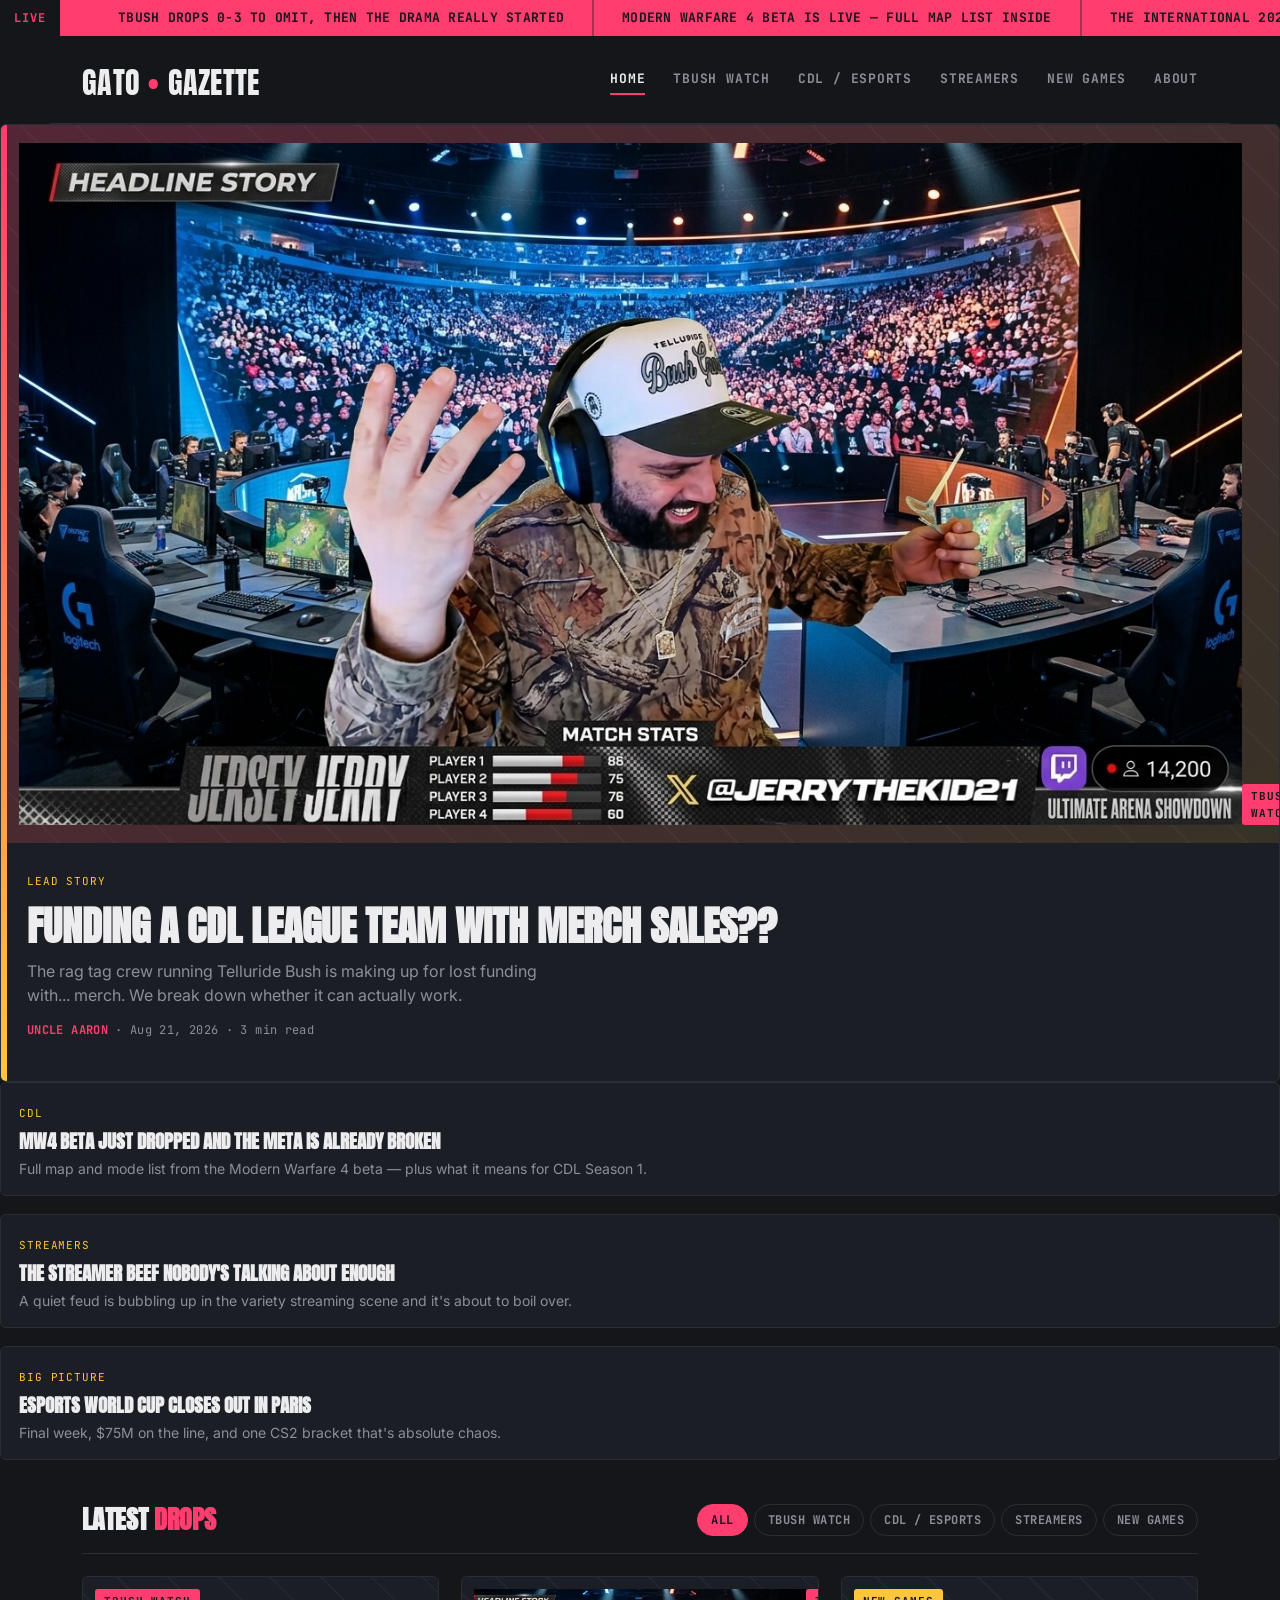
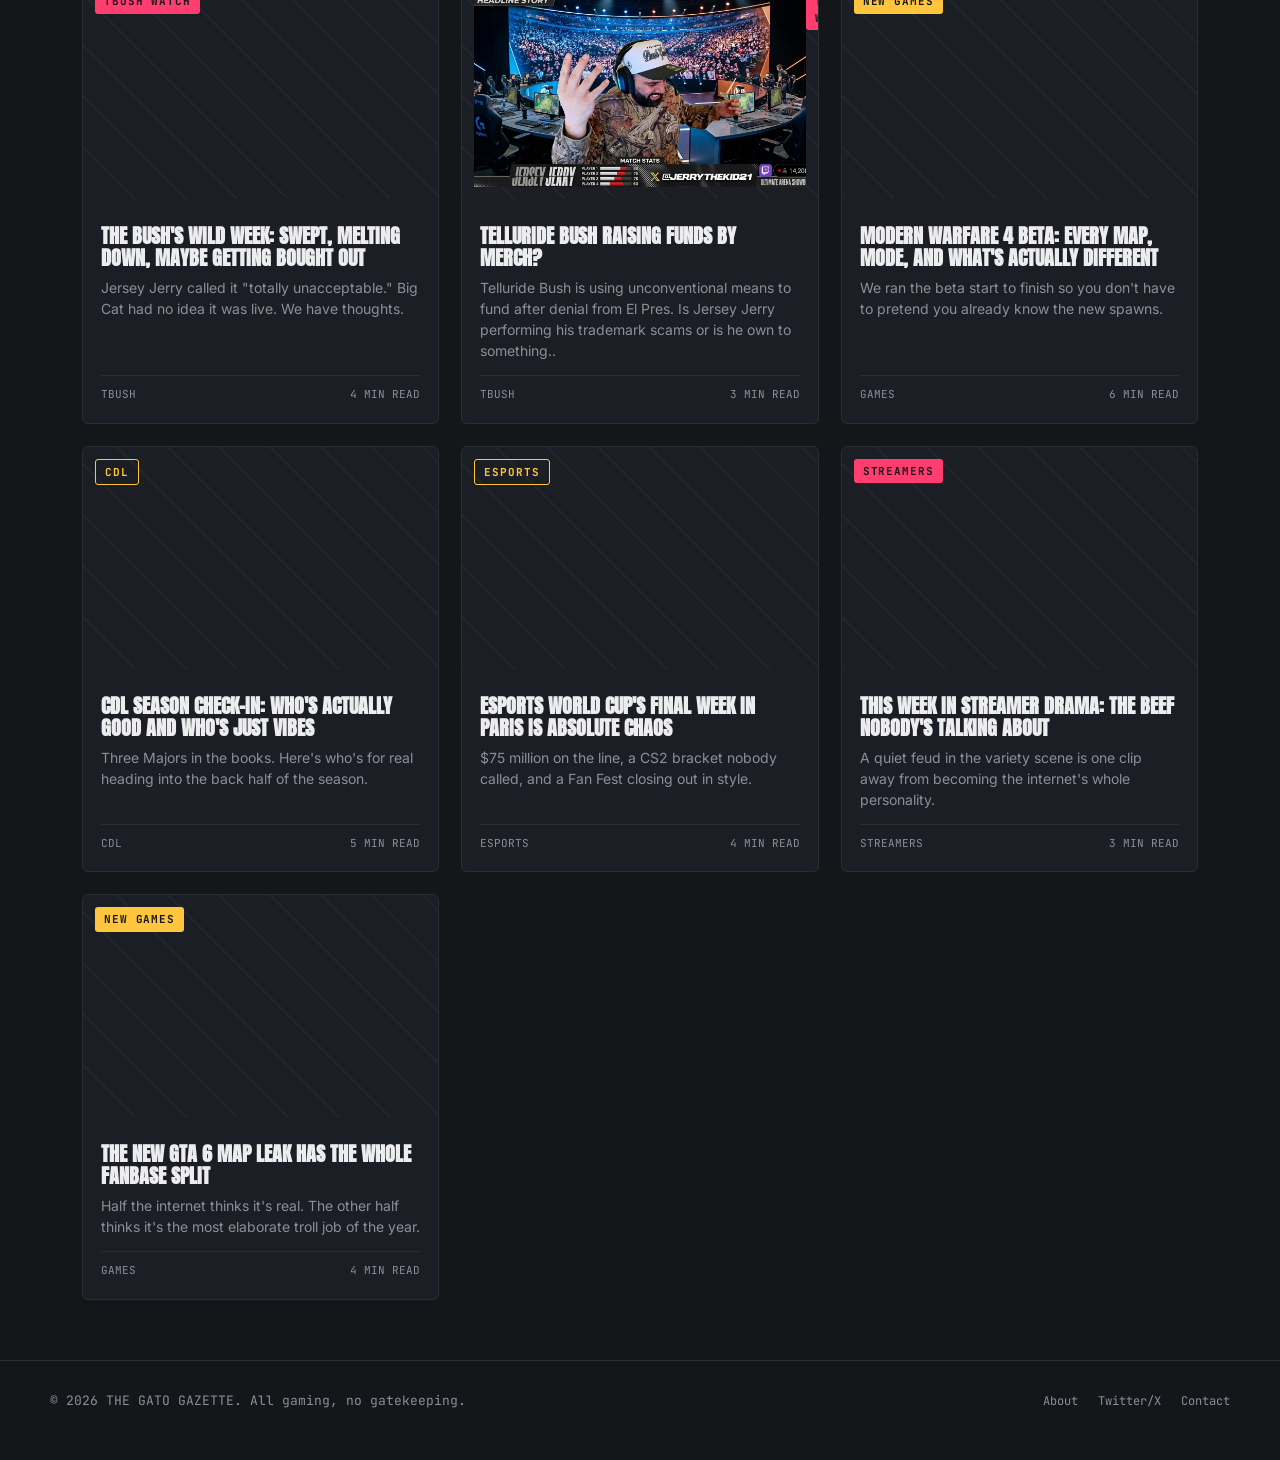
<file: index.html>
<!DOCTYPE html>
<html lang="en">
<head>
<meta charset="UTF-8">
<meta name="viewport" content="width=device-width, initial-scale=1.0">
<title>The Gato Gazette — Gaming News, Streamers &amp; Esports With a Pulse</title>
<meta name="description" content="The Gato Gazette covers gaming, streamers, and esports leagues with the news you actually want to read — CDL trades, streamer drama, new game breakdowns, and weekly Telluride Bush updates.">

<!-- Open Graph -->
<meta property="og:title" content="The Gato Gazette — Gaming News With a Pulse">
<meta property="og:description" content="CDL trades, streamer drama, new game drops, and weekly Telluride Bush coverage. All gaming, no gatekeeping.">
<meta property="og:type" content="website">
<meta property="og:url" content="https://thegatogazette.com/">
<meta name="twitter:card" content="summary_large_image">

<link rel="canonical" href="https://thegatogazette.com/">
<link rel="stylesheet" href="css/style.css">
</head>
<body>

<div class="ticker" aria-label="Latest headlines ticker">
  <div class="ticker-track">
    <span>TBUSH DROPS 0-3 TO OMIT, THEN THE DRAMA REALLY STARTED</span>
    <span>MODERN WARFARE 4 BETA IS LIVE — FULL MAP LIST INSIDE</span>
    <span>THE INTERNATIONAL 2026: SPIRIT ROLLING THROUGH PLAYOFFS</span>
    <span>ESPORTS WORLD CUP FINAL WEEK IN PARIS — WHO'S LEFT</span>
    <span>GTA 6 MAP LEAK HAS THE TIMELINE SPLIT IN HALF</span>
    <!-- duplicate for seamless scroll -->
    <span>TBUSH DROPS 0-3 TO OMIT, THEN THE DRAMA REALLY STARTED</span>
    <span>MODERN WARFARE 4 BETA IS LIVE — FULL MAP LIST INSIDE</span>
    <span>THE INTERNATIONAL 2026: SPIRIT ROLLING THROUGH PLAYOFFS</span>
    <span>ESPORTS WORLD CUP FINAL WEEK IN PARIS — WHO'S LEFT</span>
    <span>GTA 6 MAP LEAK HAS THE TIMELINE SPLIT IN HALF</span>
  </div>
</div>

<header class="site-header">
  <a href="index.html" class="brand">GATO<span class="dot">•</span>GAZETTE</a>
  <nav class="primary-nav">
    <a href="#" class="active">Home</a>
    <a href="#tbush">TBush Watch</a>
    <a href="#cdl">CDL / Esports</a>
    <a href="#streamers">Streamers</a>
    <a href="#games">New Games</a>
    <a href="about.html">About</a>
  </nav>
</header>

<a href="posts/telluride-bush-merch.html" class="hero-main" style="text-decoration:none; color:inherit; display:block;">
  <div class="hero-media">
    <img src="images/tbush-merch.jpeg" alt="YOUR IMAGE DESCRIPTION HERE" style="width:100%; height:100%; object-fit:cover;">
    <span class="tag">TBush Watch</span>
  </div>
  <div class="hero-body">
    <span class="rail-eyebrow mono">LEAD STORY</span>
    <h1>Funding a CDL League Team With Merch Sales??</h1>
    <p class="dek">The rag tag crew running Telluride Bush is making up for lost funding with... merch. We break down whether it can actually work.</p>
    <p class="byline mono"><span class="hot">UNCLE AARON</span> · Aug 21, 2026 · 3 min read</p>
  </div>
</a>

  <div class="side-rail">
    <div class="rail-card">
      <span class="rail-eyebrow mono">CDL</span>
      <h3>MW4 Beta Just Dropped and the Meta Is Already Broken</h3>
      <p>Full map and mode list from the Modern Warfare 4 beta — plus what it means for CDL Season 1.</p>
    </div>
    <div class="rail-card">
      <span class="rail-eyebrow mono">STREAMERS</span>
      <h3>The Streamer Beef Nobody's Talking About Enough</h3>
      <p>A quiet feud is bubbling up in the variety streaming scene and it's about to boil over.</p>
    </div>
    <div class="rail-card">
      <span class="rail-eyebrow mono">BIG PICTURE</span>
      <h3>Esports World Cup Closes Out in Paris</h3>
      <p>Final week, $75M on the line, and one CS2 bracket that's absolute chaos.</p>
    </div>
  </div>
</section>

<div class="section-wrap" id="tbush">
  <div class="section-head">
    <h2>Latest <span class="hot">Drops</span></h2>
    <div class="tabs">
      <button class="active" data-filter="all">All</button>
      <button data-filter="tbush">TBush Watch</button>
      <button data-filter="cdl">CDL / Esports</button>
      <button data-filter="streamers">Streamers</button>
      <button data-filter="games">New Games</button>
    </div>
  </div>

  <div class="grid">

    <a href="posts/tbush-swept-omit-meltdown.html" class="card" data-category="tbush">
      <div class="card-media"><span class="tag">TBush Watch</span></div>
      <div class="card-body">
        <h3>The Bush's Wild Week: Swept, Melting Down, Maybe Getting Bought Out</h3>
        <p>Jersey Jerry called it "totally unacceptable." Big Cat had no idea it was live. We have thoughts.</p>
        <div class="card-meta"><span>TBUSH</span><span>4 MIN READ</span></div>
      </div>
    </a>

<a href="posts/telluride-bush-merch.html" class="card" data-category="tbush">
      <div class="card-media"><img src="images/tbush-merch.jpeg" alt="Telluride Bush merch drop" style="width:100%; height:100%; object-fit:cover;">
    <span class="tag">TBush Watch</span></div>
      <div class="card-body">
        <h3>Telluride Bush raising funds by Merch?</h3>
        <p>Telluride Bush is using unconventional means to fund after denial from El Pres. Is Jersey Jerry performing his trademark scams or is he own to something..</p>
        <div class="card-meta"><span>TBUSH</span><span>3 MIN READ</span></div>
      </div>
    </a>

    <a href="posts/mw4-beta-breakdown.html" class="card" data-category="games">
      <div class="card-media"><span class="tag gold">New Games</span></div>
      <div class="card-body">
        <h3>Modern Warfare 4 Beta: Every Map, Mode, and What's Actually Different</h3>
        <p>We ran the beta start to finish so you don't have to pretend you already know the new spawns.</p>
        <div class="card-meta"><span>GAMES</span><span>6 MIN READ</span></div>
      </div>
    </a>

    <a href="posts/cdl-major-recap.html" class="card" data-category="cdl">
      <div class="card-media"><span class="tag outline">CDL</span></div>
      <div class="card-body">
        <h3>CDL Season Check-In: Who's Actually Good and Who's Just Vibes</h3>
        <p>Three Majors in the books. Here's who's for real heading into the back half of the season.</p>
        <div class="card-meta"><span>CDL</span><span>5 MIN READ</span></div>
      </div>
    </a>

    <a href="posts/ewc-paris-finals-week.html" class="card" data-category="cdl">
      <div class="card-media"><span class="tag outline">Esports</span></div>
      <div class="card-body">
        <h3>Esports World Cup's Final Week in Paris Is Absolute Chaos</h3>
        <p>$75 million on the line, a CS2 bracket nobody called, and a Fan Fest closing out in style.</p>
        <div class="card-meta"><span>ESPORTS</span><span>4 MIN READ</span></div>
      </div>
    </a>

    <a href="posts/streamer-drama-roundup.html" class="card" data-category="streamers">
      <div class="card-media"><span class="tag">Streamers</span></div>
      <div class="card-body">
        <h3>This Week in Streamer Drama: The Beef Nobody's Talking About</h3>
        <p>A quiet feud in the variety scene is one clip away from becoming the internet's whole personality.</p>
        <div class="card-meta"><span>STREAMERS</span><span>3 MIN READ</span></div>
      </div>
    </a>

    <a href="posts/gta6-map-leak.html" class="card" data-category="games">
      <div class="card-media"><span class="tag gold">New Games</span></div>
      <div class="card-body">
        <h3>The New GTA 6 Map Leak Has the Whole Fanbase Split</h3>
        <p>Half the internet thinks it's real. The other half thinks it's the most elaborate troll job of the year.</p>
        <div class="card-meta"><span>GAMES</span><span>4 MIN READ</span></div>
      </div>
    </a>

  </div>
</div>

<footer>
  <div class="footer-inner">
    <p class="mono">© 2026 THE GATO GAZETTE. All gaming, no gatekeeping.</p>
    <div class="footer-links">
      <a href="about.html">About</a>
      <a href="#">Twitter/X</a>
      <a href="#">Contact</a>
    </div>
  </div>
</footer>

<script src="js/main.js"></script>
</body>
</html>
</file>
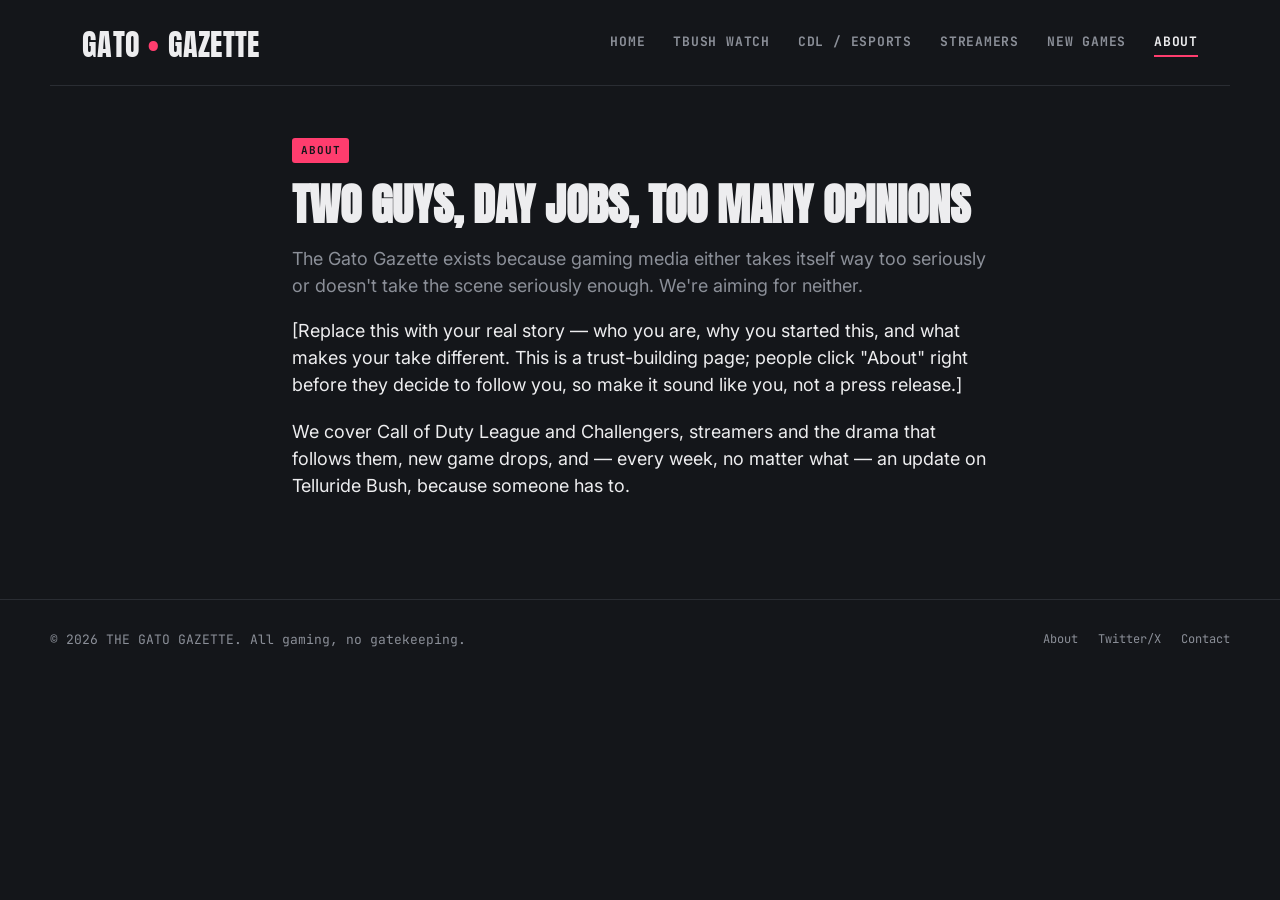
<file: about.html>
<!DOCTYPE html>
<html lang="en">
<head>
<meta charset="UTF-8">
<meta name="viewport" content="width=device-width, initial-scale=1.0">
<title>About — The Gato Gazette</title>
<meta name="description" content="The Gato Gazette is a gaming blog covering CDL, streamers, and new game drops — built by two guys with day jobs and too many opinions.">
<link rel="canonical" href="https://thegatogazette.com/about.html">
<link rel="stylesheet" href="css/style.css">
</head>
<body>
<header class="site-header">
  <a href="index.html" class="brand">GATO<span class="dot">•</span>GAZETTE</a>
  <nav class="primary-nav">
    <a href="index.html">Home</a>
    <a href="index.html#tbush">TBush Watch</a>
    <a href="index.html#cdl">CDL / Esports</a>
    <a href="index.html#streamers">Streamers</a>
    <a href="index.html#games">New Games</a>
    <a href="about.html" class="active">About</a>
  </nav>
</header>

<article class="post-wrap">
  <span class="tag">About</span>
  <h1>Two Guys, Day Jobs, Too Many Opinions</h1>
  <p class="dek">The Gato Gazette exists because gaming media either takes itself way too seriously or doesn't take the scene seriously enough. We're aiming for neither.</p>
  <div class="post-body">
    <p>[Replace this with your real story — who you are, why you started this,
    and what makes your take different. This is a trust-building page; people
    click "About" right before they decide to follow you, so make it sound like
    you, not a press release.]</p>
    <p>We cover Call of Duty League and Challengers, streamers and the drama that
    follows them, new game drops, and — every week, no matter what — an update
    on Telluride Bush, because someone has to.</p>
  </div>
</article>

<footer>
  <div class="footer-inner">
    <p class="mono">© 2026 THE GATO GAZETTE. All gaming, no gatekeeping.</p>
    <div class="footer-links">
      <a href="about.html">About</a>
      <a href="#">Twitter/X</a>
      <a href="#">Contact</a>
    </div>
  </div>
</footer>
</body>
</html>
</file>
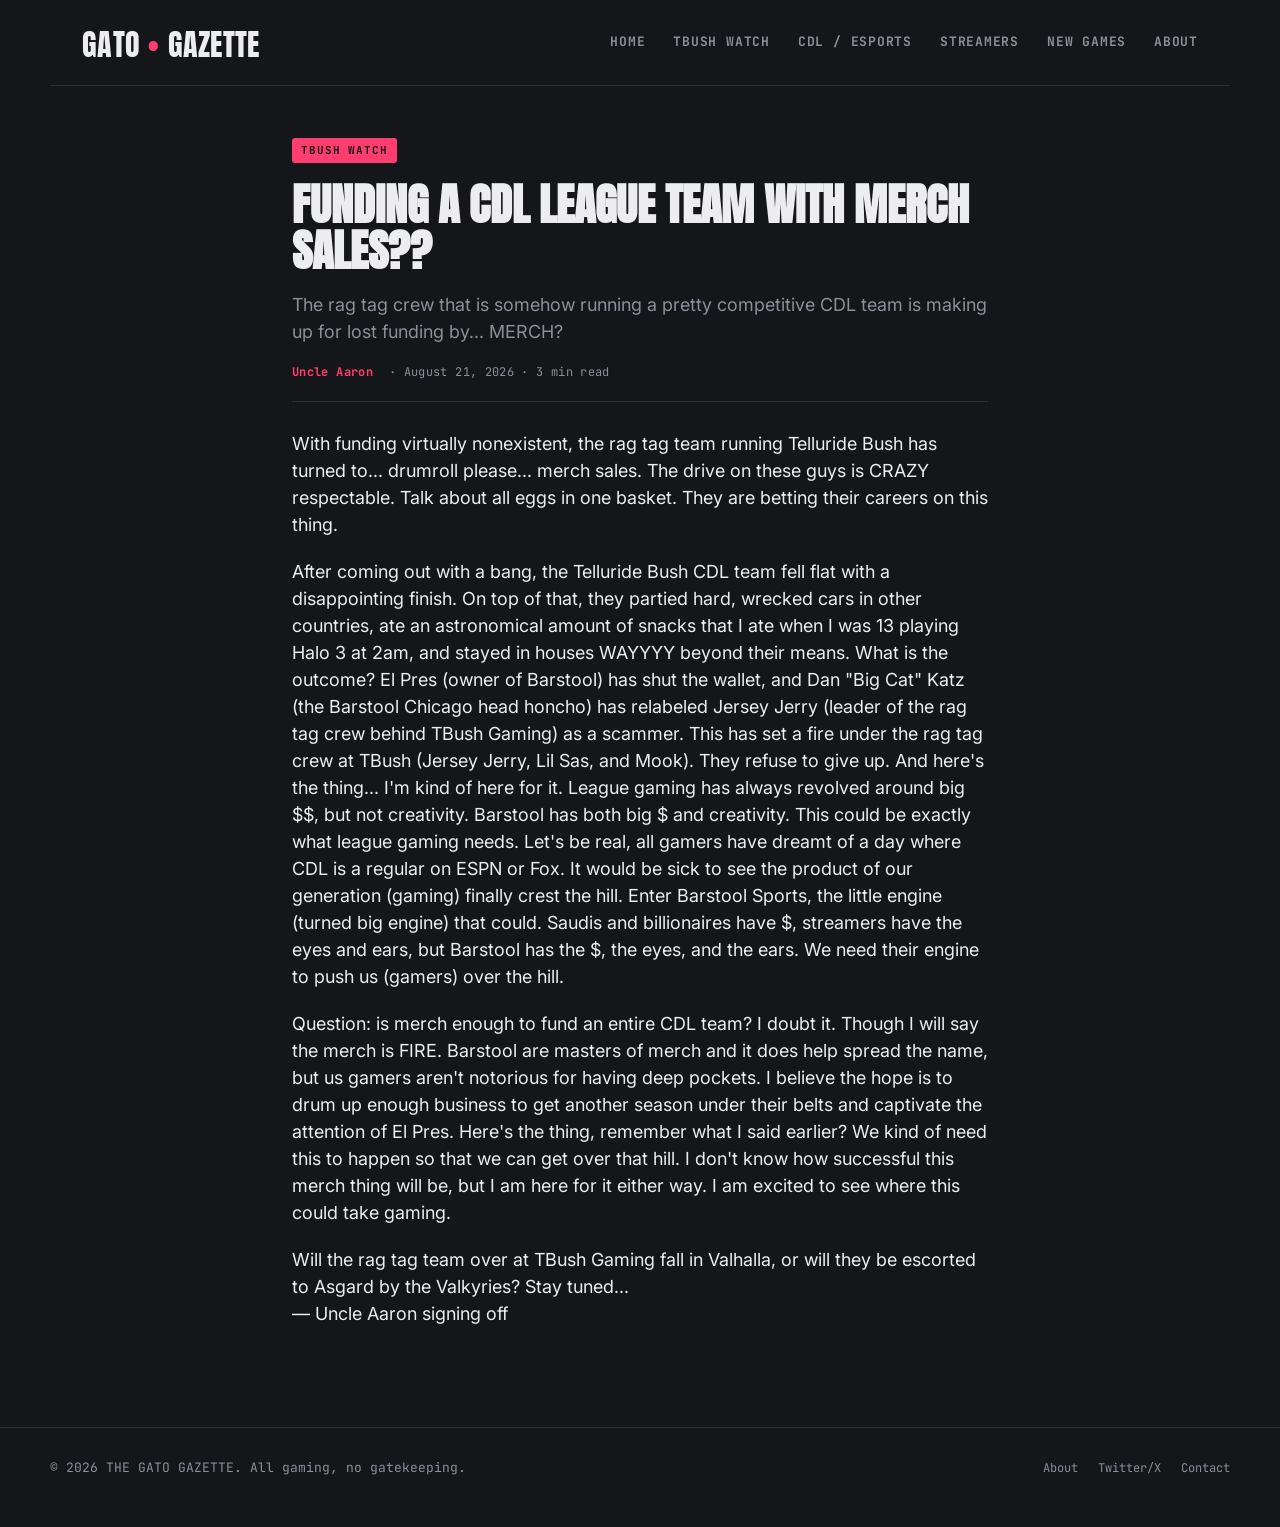
<file: posts/telluride-bush-merch.html>
<!DOCTYPE html>
<html lang="en">
<head>
<meta charset="UTF-8">
<meta name="viewport" content="width=device-width, initial-scale=1.0">

<title>Telluride Bush Raising Funds By Merch? — The Gato Gazette</title>
<meta name="description" content="Telluride Bush is using unconventional means to fund after denial from El Pres. Is Jersey Jerry performing his trademark scams, or is he onto something?">

<meta property="og:title" content="Telluride Bush Raising Funds By Merch?">
<meta property="og:description" content="Telluride Bush is using unconventional means to fund after denial from El Pres. Is Jersey Jerry performing his trademark scams, or is he onto something?">
<meta property="og:type" content="article">
<meta property="og:url" content="https://thegatogazette.com/posts/telluride-bush-merch.html">
<meta name="twitter:card" content="summary_large_image">

<link rel="canonical" href="https://thegatogazette.com/posts/telluride-bush-merch.html">
<link rel="stylesheet" href="../css/style.css">
</head>
<body>

<header class="site-header">
  <a href="../index.html" class="brand">GATO<span class="dot">•</span>GAZETTE</a>
  <nav class="primary-nav">
    <a href="../index.html">Home</a>
    <a href="../index.html#tbush">TBush Watch</a>
    <a href="../index.html#cdl">CDL / Esports</a>
    <a href="../index.html#streamers">Streamers</a>
    <a href="../index.html#games">New Games</a>
    <a href="../about.html">About</a>
  </nav>
</header>

<article class="post-wrap">
  <span class="tag">TBush Watch</span>

  <h1>Funding a CDL League Team With Merch Sales??</h1>
  <p class="dek">The rag tag crew that is somehow running a pretty competitive CDL team is making up for lost funding by... MERCH?</p>

  <p class="byline mono"><span class="hot">Uncle Aaron</span> · August 21, 2026 · 3 min read</p>

  <div class="post-body">
    <p>With funding virtually nonexistent, the rag tag team running Telluride Bush has turned to... drumroll please... merch sales. The drive on these guys is CRAZY respectable. Talk about all eggs in one basket. They are betting their careers on this thing.</p>

    <p>After coming out with a bang, the Telluride Bush CDL team fell flat with a disappointing finish. On top of that, they partied hard, wrecked cars in other countries, ate an astronomical amount of snacks that I ate when I was 13 playing Halo 3 at 2am, and stayed in houses WAYYYY beyond their means. What is the outcome? El Pres (owner of Barstool) has shut the wallet, and Dan "Big Cat" Katz (the Barstool Chicago head honcho) has relabeled Jersey Jerry (leader of the rag tag crew behind TBush Gaming) as a scammer. This has set a fire under the rag tag crew at TBush (Jersey Jerry, Lil Sas, and Mook). They refuse to give up. And here's the thing... I'm kind of here for it. League gaming has always revolved around big $$, but not creativity. Barstool has both big $ and creativity. This could be exactly what league gaming needs. Let's be real, all gamers have dreamt of a day where CDL is a regular on ESPN or Fox. It would be sick to see the product of our generation (gaming) finally crest the hill. Enter Barstool Sports, the little engine (turned big engine) that could. Saudis and billionaires have $, streamers have the eyes and ears, but Barstool has the $, the eyes, and the ears. We need their engine to push us (gamers) over the hill.</p>

    <p>Question: is merch enough to fund an entire CDL team? I doubt it. Though I will say the merch is FIRE. Barstool are masters of merch and it does help spread the name, but us gamers aren't notorious for having deep pockets. I believe the hope is to drum up enough business to get another season under their belts and captivate the attention of El Pres. Here's the thing, remember what I said earlier? We kind of need this to happen so that we can get over that hill. I don't know how successful this merch thing will be, but I am here for it either way. I am excited to see where this could take gaming.</p>

    <p>Will the rag tag team over at TBush Gaming fall in Valhalla, or will they be escorted to Asgard by the Valkyries? Stay tuned...<br>
    — Uncle Aaron signing off</p>
  </div>
</article>

<footer>
  <div class="footer-inner">
    <p class="mono">© 2026 THE GATO GAZETTE. All gaming, no gatekeeping.</p>
    <div class="footer-links">
      <a href="../about.html">About</a>
      <a href="#">Twitter/X</a>
      <a href="#">Contact</a>
    </div>
  </div>
</footer>

</body>
</html>
</file>
<file: css/style.css>
/* ============================================
   THE GATO GAZETTE — design tokens
   Palette:
   --ink:        #14161A   (near-black charcoal, not pure black)
   --paper:      #EDEDEF   (off-white text)
   --mute:       #8B8F98   (secondary text / meta)
   --line:       #2A2D33   (hairline dividers on dark)
   --hot:        #FF3D6E   (signature accent — broadcast magenta/red)
   --gold:       #FFC53D   (secondary accent — score/highlight gold)
   --panel:      #1B1E24   (card surface, slightly lifted off ink)
   Type:
   Display: 'Anton' — condensed, heavy, broadcast lower-third energy
   Body:    'Inter' — clean, readable, gets out of the way
   Utility: 'JetBrains Mono' — tags, timestamps, scoreboard readouts
   ============================================ */

@import url('https://fonts.googleapis.com/css2?family=Anton&family=Inter:wght@400;500;600;700;800&family=JetBrains+Mono:wght@500;700&display=swap');

:root {
  --ink: #14161A;
  --paper: #EDEDEF;
  --mute: #8B8F98;
  --line: #2A2D33;
  --hot: #FF3D6E;
  --gold: #FFC53D;
  --panel: #1B1E24;
  --radius: 6px;
}

* { box-sizing: border-box; }

html { scroll-behavior: smooth; }

body {
  margin: 0;
  background: var(--ink);
  color: var(--paper);
  font-family: 'Inter', system-ui, sans-serif;
  line-height: 1.5;
  -webkit-font-smoothing: antialiased;
}

a { color: inherit; text-decoration: none; }

img { max-width: 100%; display: block; }

.mono {
  font-family: 'JetBrains Mono', monospace;
}

/* ================= SCORE TICKER — signature element ================= */
/* A live-broadcast style strip that scrolls the day's headlines/scores,
   the same way a CDL or ESPN broadcast runs a lower-third. This is the
   one thing the whole site is built around. */

.ticker {
  background: var(--hot);
  color: var(--ink);
  overflow: hidden;
  white-space: nowrap;
  position: relative;
  border-bottom: 2px solid var(--ink);
}

.ticker::before {
  content: 'LIVE';
  position: absolute;
  left: 0; top: 0; bottom: 0;
  display: flex;
  align-items: center;
  padding: 0 14px;
  background: var(--ink);
  color: var(--hot);
  font-family: 'JetBrains Mono', monospace;
  font-weight: 700;
  font-size: 12px;
  letter-spacing: 0.08em;
  z-index: 2;
}

.ticker-track {
  display: inline-flex;
  padding-left: 90px;
  animation: ticker-scroll 32s linear infinite;
  font-family: 'JetBrains Mono', monospace;
  font-weight: 700;
  font-size: 13px;
  letter-spacing: 0.02em;
}

.ticker-track span {
  padding: 8px 28px;
  border-right: 2px solid rgba(20,22,26,0.35);
}

@keyframes ticker-scroll {
  0% { transform: translateX(0); }
  100% { transform: translateX(-50%); }
}

@media (prefers-reduced-motion: reduce) {
  .ticker-track { animation: none; }
}

/* ================= HEADER ================= */

.site-header {
  display: flex;
  align-items: center;
  justify-content: space-between;
  padding: 22px 32px 18px;
  max-width: 1180px;
  margin: 0 auto;
  border-bottom: 1px solid var(--line);
}

.brand {
  font-family: 'Anton', sans-serif;
  font-size: 30px;
  letter-spacing: 0.01em;
  text-transform: uppercase;
  display: flex;
  align-items: baseline;
  gap: 8px;
}

.brand .dot { color: var(--hot); }

nav.primary-nav {
  display: flex;
  gap: 28px;
}

nav.primary-nav a {
  font-family: 'JetBrains Mono', monospace;
  font-size: 13px;
  font-weight: 700;
  text-transform: uppercase;
  letter-spacing: 0.06em;
  color: var(--mute);
  padding-bottom: 4px;
  border-bottom: 2px solid transparent;
  transition: color .15s ease, border-color .15s ease;
}

nav.primary-nav a:hover,
nav.primary-nav a.active {
  color: var(--paper);
  border-color: var(--hot);
}

.nav-toggle { display: none; }

/* ================= HERO ================= */

.hero {
  max-width: 1180px;
  margin: 0 auto;
  padding: 44px 32px 8px;
  display: grid;
  grid-template-columns: 1.3fr 1fr;
  gap: 36px;
}

.hero-main {
  position: relative;
  background: var(--panel);
  border-radius: var(--radius);
  overflow: hidden;
  border: 1px solid var(--line);
}

.hero-main::before {
  content: '';
  position: absolute;
  top: 0; left: 0;
  width: 6px; height: 100%;
  background: linear-gradient(180deg, var(--hot), var(--gold));
}

.hero-media {
  aspect-ratio: 16/9;
  background:
    linear-gradient(135deg, rgba(255,61,110,0.25), rgba(255,197,61,0.12)),
    repeating-linear-gradient(45deg, #22252c 0 2px, #1b1e24 2px 40px);
  display: flex;
  align-items: flex-end;
  padding: 18px;
}

.tag {
  font-family: 'JetBrains Mono', monospace;
  font-size: 11px;
  font-weight: 700;
  letter-spacing: 0.08em;
  text-transform: uppercase;
  background: var(--hot);
  color: var(--ink);
  padding: 4px 9px;
  border-radius: 3px;
  display: inline-block;
}

.tag.gold { background: var(--gold); }
.tag.outline { background: transparent; color: var(--gold); border: 1px solid var(--gold); }

.hero-body { padding: 24px 26px 30px; }

.hero-body h1 {
  font-family: 'Anton', sans-serif;
  font-size: 40px;
  line-height: 1.05;
  text-transform: uppercase;
  margin: 14px 0 12px;
}

.hero-body p.dek {
  color: var(--mute);
  font-size: 16px;
  margin: 0 0 14px;
  max-width: 54ch;
}

.byline {
  font-family: 'JetBrains Mono', monospace;
  font-size: 12px;
  color: var(--mute);
  letter-spacing: 0.03em;
}

.byline .hot { color: var(--hot); font-weight: 700; }

/* side rail */
.side-rail {
  display: flex;
  flex-direction: column;
  gap: 18px;
}

.rail-card {
  background: var(--panel);
  border: 1px solid var(--line);
  border-radius: var(--radius);
  padding: 16px 18px;
}

.rail-card h3 {
  font-family: 'Anton', sans-serif;
  text-transform: uppercase;
  font-size: 19px;
  margin: 8px 0 6px;
  line-height: 1.1;
}

.rail-card p {
  color: var(--mute);
  font-size: 14px;
  margin: 0;
}

.rail-eyebrow {
  font-family: 'JetBrains Mono', monospace;
  font-size: 11px;
  color: var(--gold);
  letter-spacing: 0.08em;
  text-transform: uppercase;
}

/* ================= CATEGORY TABS ================= */

.section-wrap {
  max-width: 1180px;
  margin: 0 auto;
  padding: 40px 32px 60px;
}

.section-head {
  display: flex;
  align-items: center;
  justify-content: space-between;
  border-bottom: 1px solid var(--line);
  padding-bottom: 14px;
  margin-bottom: 22px;
}

.section-head h2 {
  font-family: 'Anton', sans-serif;
  text-transform: uppercase;
  font-size: 26px;
  margin: 0;
}

.section-head h2 .hot { color: var(--hot); }

.tabs {
  display: flex;
  gap: 6px;
  flex-wrap: wrap;
}

.tabs button {
  font-family: 'JetBrains Mono', monospace;
  font-size: 12px;
  font-weight: 700;
  text-transform: uppercase;
  letter-spacing: 0.04em;
  background: transparent;
  border: 1px solid var(--line);
  color: var(--mute);
  padding: 7px 13px;
  border-radius: 20px;
  cursor: pointer;
  transition: all .15s ease;
}

.tabs button:hover { color: var(--paper); border-color: var(--mute); }

.tabs button.active {
  background: var(--hot);
  border-color: var(--hot);
  color: var(--ink);
}

/* card grid */

.grid {
  display: grid;
  grid-template-columns: repeat(3, 1fr);
  gap: 22px;
}

.card {
  background: var(--panel);
  border: 1px solid var(--line);
  border-radius: var(--radius);
  overflow: hidden;
  display: flex;
  flex-direction: column;
  transition: transform .15s ease, border-color .15s ease;
}

.card:hover {
  transform: translateY(-3px);
  border-color: var(--hot);
}

.card-media {
  aspect-ratio: 16/10;
  background: repeating-linear-gradient(45deg, #22252c 0 2px, #1b1e24 2px 36px);
  padding: 12px;
  display: flex;
  align-items: flex-start;
}

.card-body { padding: 16px 18px 20px; flex: 1; display: flex; flex-direction: column; }

.card-body h3 {
  font-family: 'Anton', sans-serif;
  text-transform: uppercase;
  font-size: 20px;
  line-height: 1.1;
  margin: 10px 0 8px;
}

.card-body p {
  color: var(--mute);
  font-size: 14px;
  margin: 0 0 14px;
  flex: 1;
}

.card-meta {
  font-family: 'JetBrains Mono', monospace;
  font-size: 11px;
  color: var(--mute);
  display: flex;
  justify-content: space-between;
  border-top: 1px solid var(--line);
  padding-top: 10px;
}

/* ================= FOOTER ================= */

footer {
  border-top: 1px solid var(--line);
  padding: 30px 32px 50px;
}

.footer-inner {
  max-width: 1180px;
  margin: 0 auto;
  display: flex;
  justify-content: space-between;
  align-items: center;
  flex-wrap: wrap;
  gap: 16px;
}

.footer-inner p {
  color: var(--mute);
  font-size: 13px;
  margin: 0;
}

.footer-links {
  display: flex;
  gap: 20px;
  font-family: 'JetBrains Mono', monospace;
  font-size: 12px;
  color: var(--mute);
}

.footer-links a:hover { color: var(--hot); }

/* ================= POST PAGE ================= */

.post-wrap {
  max-width: 760px;
  margin: 0 auto;
  padding: 50px 32px 80px;
}

.post-wrap h1 {
  font-family: 'Anton', sans-serif;
  text-transform: uppercase;
  font-size: 44px;
  line-height: 1.05;
  margin: 18px 0 14px;
}

.post-wrap .dek {
  color: var(--mute);
  font-size: 18px;
  margin-bottom: 18px;
}

.post-wrap .byline {
  display: flex;
  gap: 16px;
  margin-bottom: 28px;
  padding-bottom: 20px;
  border-bottom: 1px solid var(--line);
}

.post-body p {
  font-size: 18px;
  margin: 0 0 20px;
}

.post-body blockquote {
  border-left: 3px solid var(--hot);
  margin: 28px 0;
  padding: 4px 0 4px 20px;
  font-size: 19px;
  color: var(--paper);
  font-style: italic;
}

.post-body h2 {
  font-family: 'Anton', sans-serif;
  text-transform: uppercase;
  font-size: 26px;
  margin: 36px 0 14px;
}

/* ================= RESPONSIVE ================= */

@media (max-width: 860px) {
  .hero { grid-template-columns: 1fr; }
  .grid { grid-template-columns: repeat(2, 1fr); }
}

@media (max-width: 620px) {
  .site-header { padding: 18px 20px; flex-wrap: wrap; gap: 12px; }
  nav.primary-nav { gap: 18px; order: 3; width: 100%; overflow-x: auto; }
  .hero, .section-wrap { padding-left: 20px; padding-right: 20px; }
  .grid { grid-template-columns: 1fr; }
  .hero-body h1 { font-size: 30px; }
  .post-wrap h1 { font-size: 32px; }
}

/* focus visibility for accessibility */
a:focus-visible, button:focus-visible {
  outline: 2px solid var(--gold);
  outline-offset: 2px;
}
</file>
